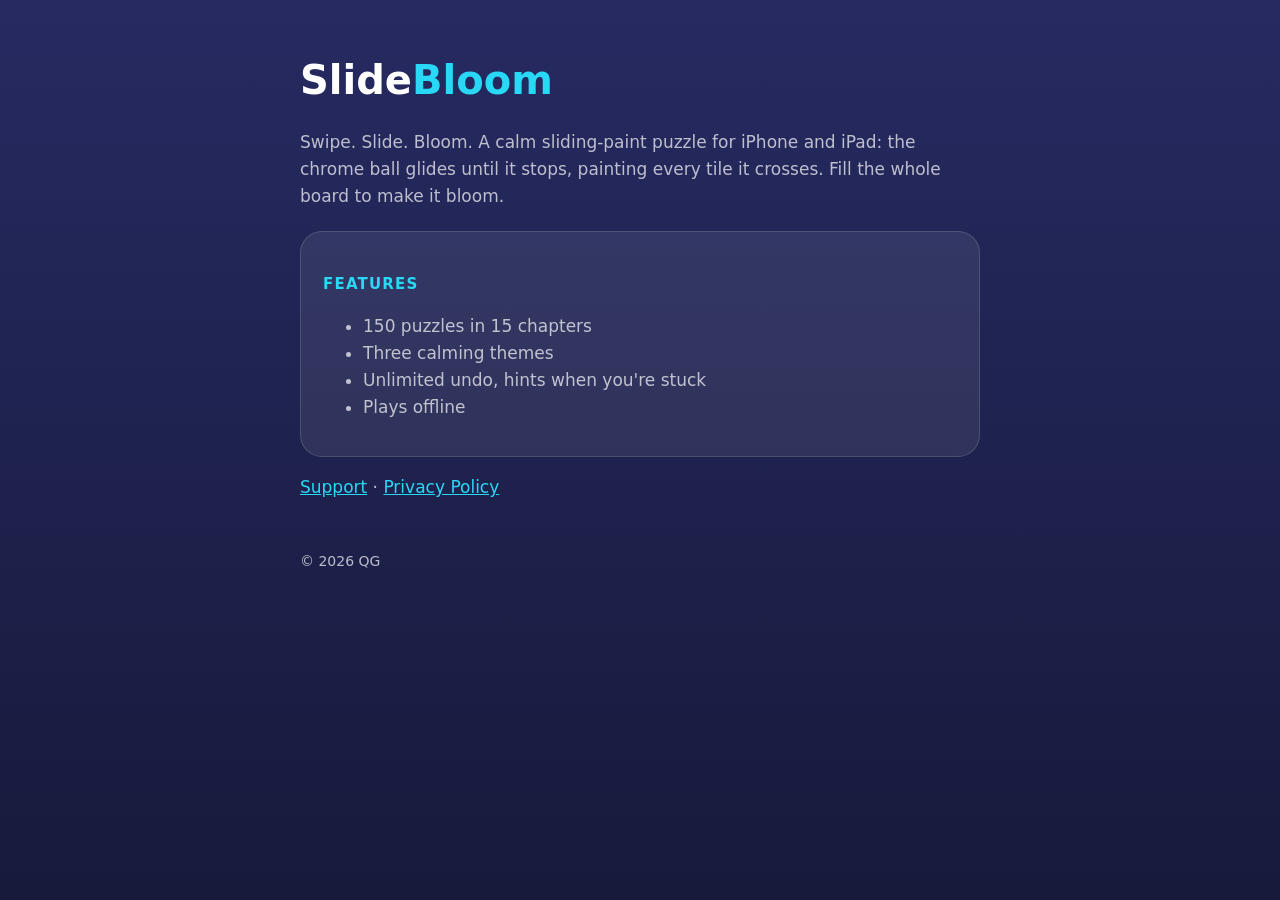
<file: docs/index.html>
<!doctype html><html lang="en"><head><meta charset="utf-8"><meta name="viewport" content="width=device-width,initial-scale=1">
<title>SlideBloom</title><link rel="stylesheet" href="style.css"></head><body><main>
<h1>Slide<span>Bloom</span></h1><p>Swipe. Slide. Bloom. A calm sliding-paint puzzle for iPhone and iPad: the chrome ball glides until it stops, painting every tile it crosses. Fill the whole board to make it bloom.</p>
<div class="card"><h2>Features</h2><ul><li>150 puzzles in 15 chapters</li><li>Three calming themes</li><li>Unlimited undo, hints when you're stuck</li><li>Plays offline</li></ul></div>
<p><a href="support.html">Support</a> · <a href="privacy-policy.html">Privacy Policy</a></p>
<footer>© 2026 QG</footer></main></body></html>
</file>
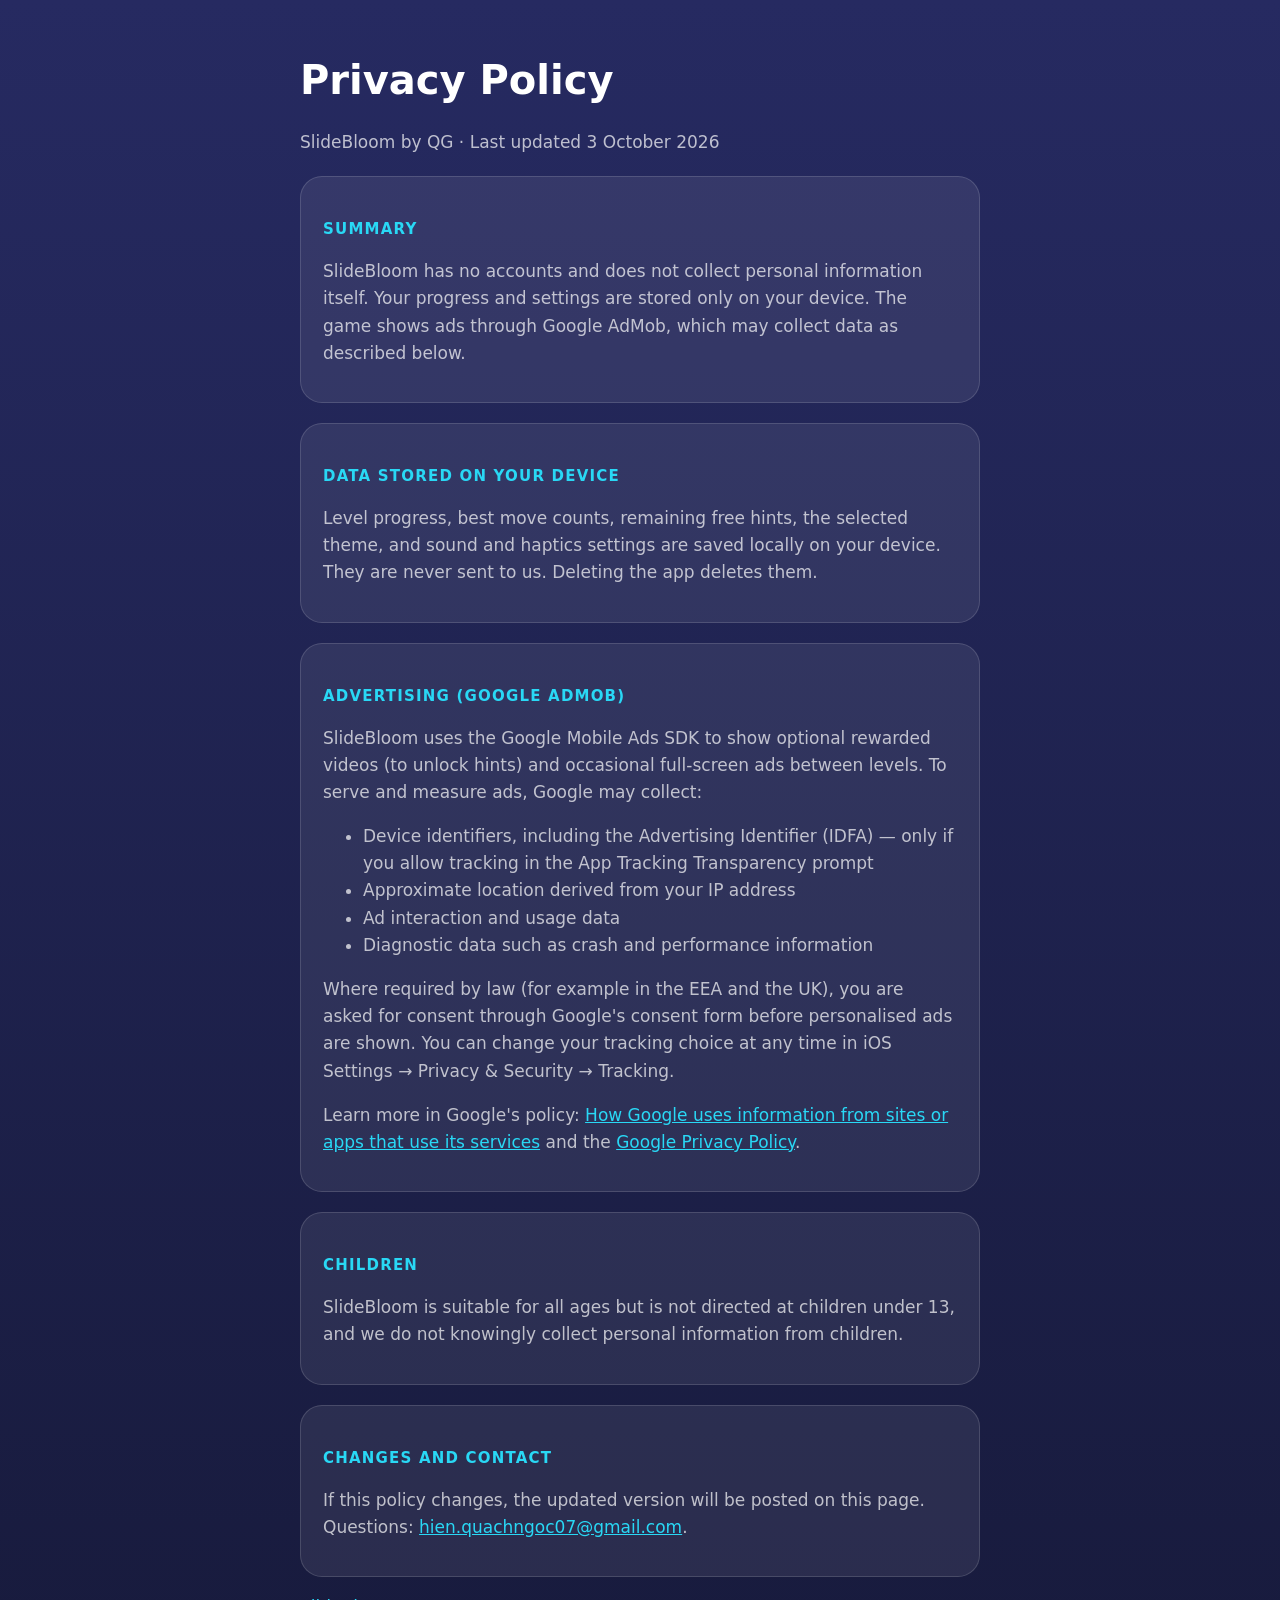
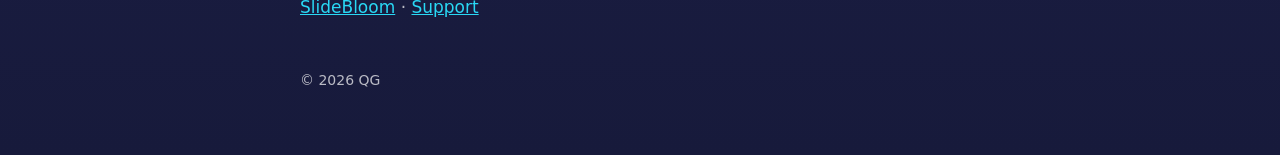
<file: docs/privacy-policy.html>
<!doctype html><html lang="en"><head><meta charset="utf-8"><meta name="viewport" content="width=device-width,initial-scale=1">
<title>SlideBloom Privacy Policy</title><link rel="stylesheet" href="style.css"></head><body><main>
<h1>Privacy Policy</h1><p>SlideBloom by QG · Last updated 3 October 2026</p>
<div class="card"><h2>Summary</h2><p>SlideBloom has no accounts and does not collect personal information itself. Your progress and settings are stored only on your device. The game shows ads through Google AdMob, which may collect data as described below.</p></div>
<div class="card"><h2>Data stored on your device</h2><p>Level progress, best move counts, remaining free hints, the selected theme, and sound and haptics settings are saved locally on your device. They are never sent to us. Deleting the app deletes them.</p></div>
<div class="card"><h2>Advertising (Google AdMob)</h2>
<p>SlideBloom uses the Google Mobile Ads SDK to show optional rewarded videos (to unlock hints) and occasional full-screen ads between levels. To serve and measure ads, Google may collect:</p>
<ul><li>Device identifiers, including the Advertising Identifier (IDFA) — only if you allow tracking in the App Tracking Transparency prompt</li>
<li>Approximate location derived from your IP address</li><li>Ad interaction and usage data</li><li>Diagnostic data such as crash and performance information</li></ul>
<p>Where required by law (for example in the EEA and the UK), you are asked for consent through Google's consent form before personalised ads are shown. You can change your tracking choice at any time in iOS Settings → Privacy &amp; Security → Tracking.</p>
<p>Learn more in Google's policy: <a href="https://policies.google.com/technologies/partner-sites">How Google uses information from sites or apps that use its services</a> and the <a href="https://policies.google.com/privacy">Google Privacy Policy</a>.</p></div>
<div class="card"><h2>Children</h2><p>SlideBloom is suitable for all ages but is not directed at children under 13, and we do not knowingly collect personal information from children.</p></div>
<div class="card"><h2>Changes and contact</h2><p>If this policy changes, the updated version will be posted on this page. Questions: <a href="mailto:hien.quachngoc07@gmail.com">hien.quachngoc07@gmail.com</a>.</p></div>
<p><a href="index.html">SlideBloom</a> · <a href="support.html">Support</a></p>
<footer>© 2026 QG</footer></main></body></html>
</file>
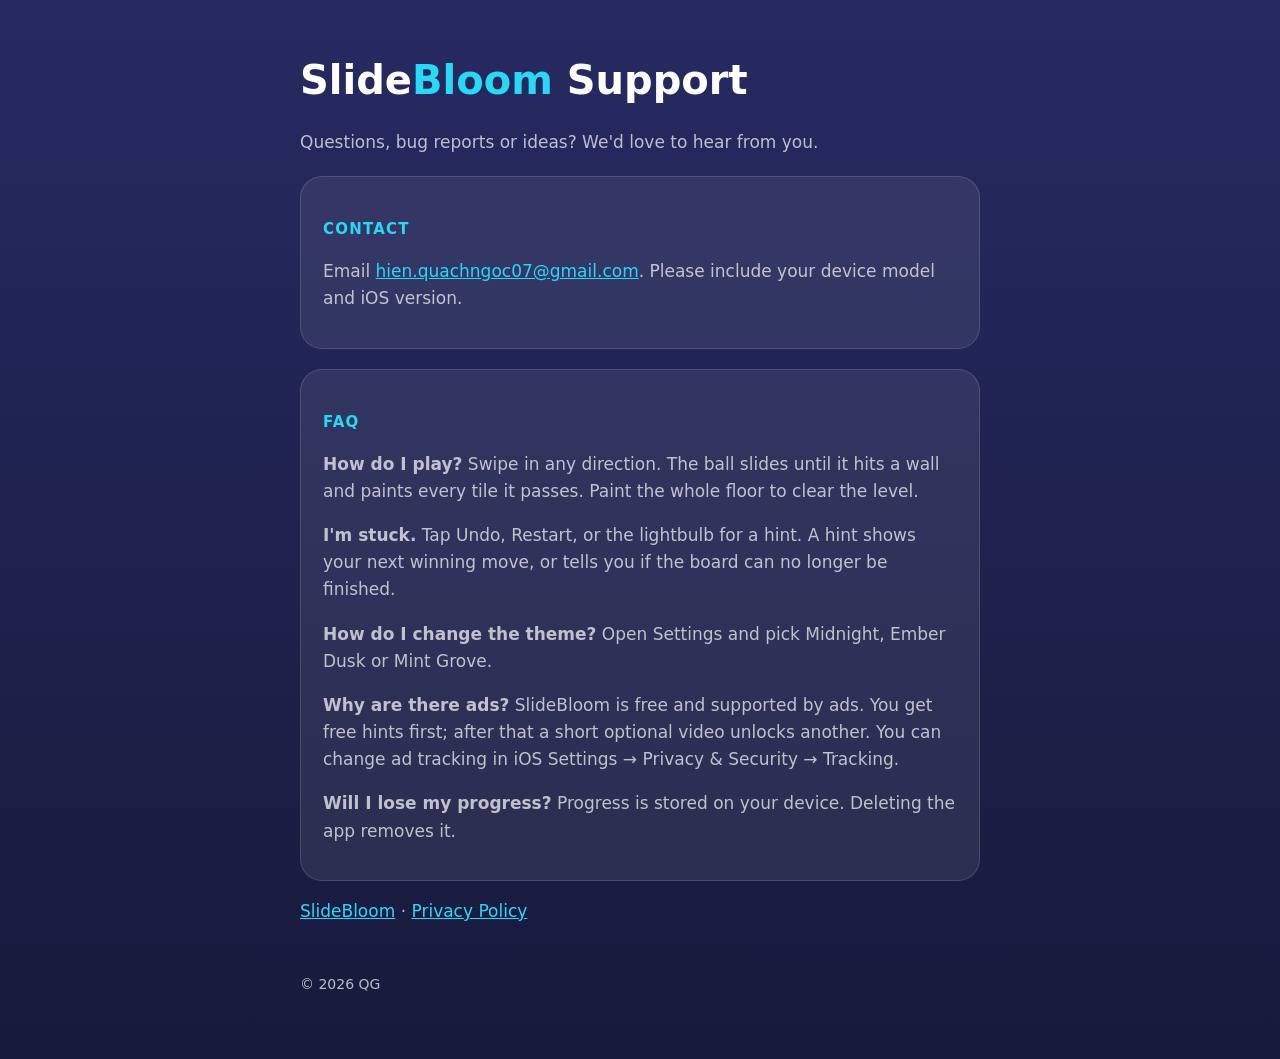
<file: docs/support.html>
<!doctype html><html lang="en"><head><meta charset="utf-8"><meta name="viewport" content="width=device-width,initial-scale=1">
<title>SlideBloom Support</title><link rel="stylesheet" href="style.css"></head><body><main>
<h1>Slide<span>Bloom</span> Support</h1><p>Questions, bug reports or ideas? We'd love to hear from you.</p>
<div class="card"><h2>Contact</h2><p>Email <a href="mailto:hien.quachngoc07@gmail.com">hien.quachngoc07@gmail.com</a>. Please include your device model and iOS version.</p></div>
<div class="card"><h2>FAQ</h2>
<p><strong>How do I play?</strong> Swipe in any direction. The ball slides until it hits a wall and paints every tile it passes. Paint the whole floor to clear the level.</p>
<p><strong>I'm stuck.</strong> Tap Undo, Restart, or the lightbulb for a hint. A hint shows your next winning move, or tells you if the board can no longer be finished.</p>
<p><strong>How do I change the theme?</strong> Open Settings and pick Midnight, Ember Dusk or Mint Grove.</p>
<p><strong>Why are there ads?</strong> SlideBloom is free and supported by ads. You get free hints first; after that a short optional video unlocks another. You can change ad tracking in iOS Settings → Privacy &amp; Security → Tracking.</p>
<p><strong>Will I lose my progress?</strong> Progress is stored on your device. Deleting the app removes it.</p></div>
<p><a href="index.html">SlideBloom</a> · <a href="privacy-policy.html">Privacy Policy</a></p>
<footer>© 2026 QG</footer></main></body></html>
</file>
<file: docs/style.css>
:root{--sky:#171A3B;--top:#262A61;--paint:#29D8F5;--ink:#fff;--soft:rgba(255,255,255,.7)}
*{box-sizing:border-box}body{margin:0;min-height:100vh;background:linear-gradient(var(--top),var(--sky));color:var(--ink);font:17px/1.6 ui-rounded,-apple-system,"SF Pro Rounded",system-ui,sans-serif}
main{max-width:720px;margin:0 auto;padding:48px 20px 64px}h1{font-size:40px;margin:0 0 4px}h1 span{color:var(--paint)}
h2{margin-top:36px;color:var(--paint);font-size:15px;letter-spacing:.08em;text-transform:uppercase}p,li{color:var(--soft)}a{color:var(--paint)}
.card{background:rgba(255,255,255,.08);border:1px solid rgba(255,255,255,.14);border-radius:22px;padding:4px 22px 18px;margin-top:20px}
footer{margin-top:48px;font-size:14px;color:var(--soft)}
</file>
